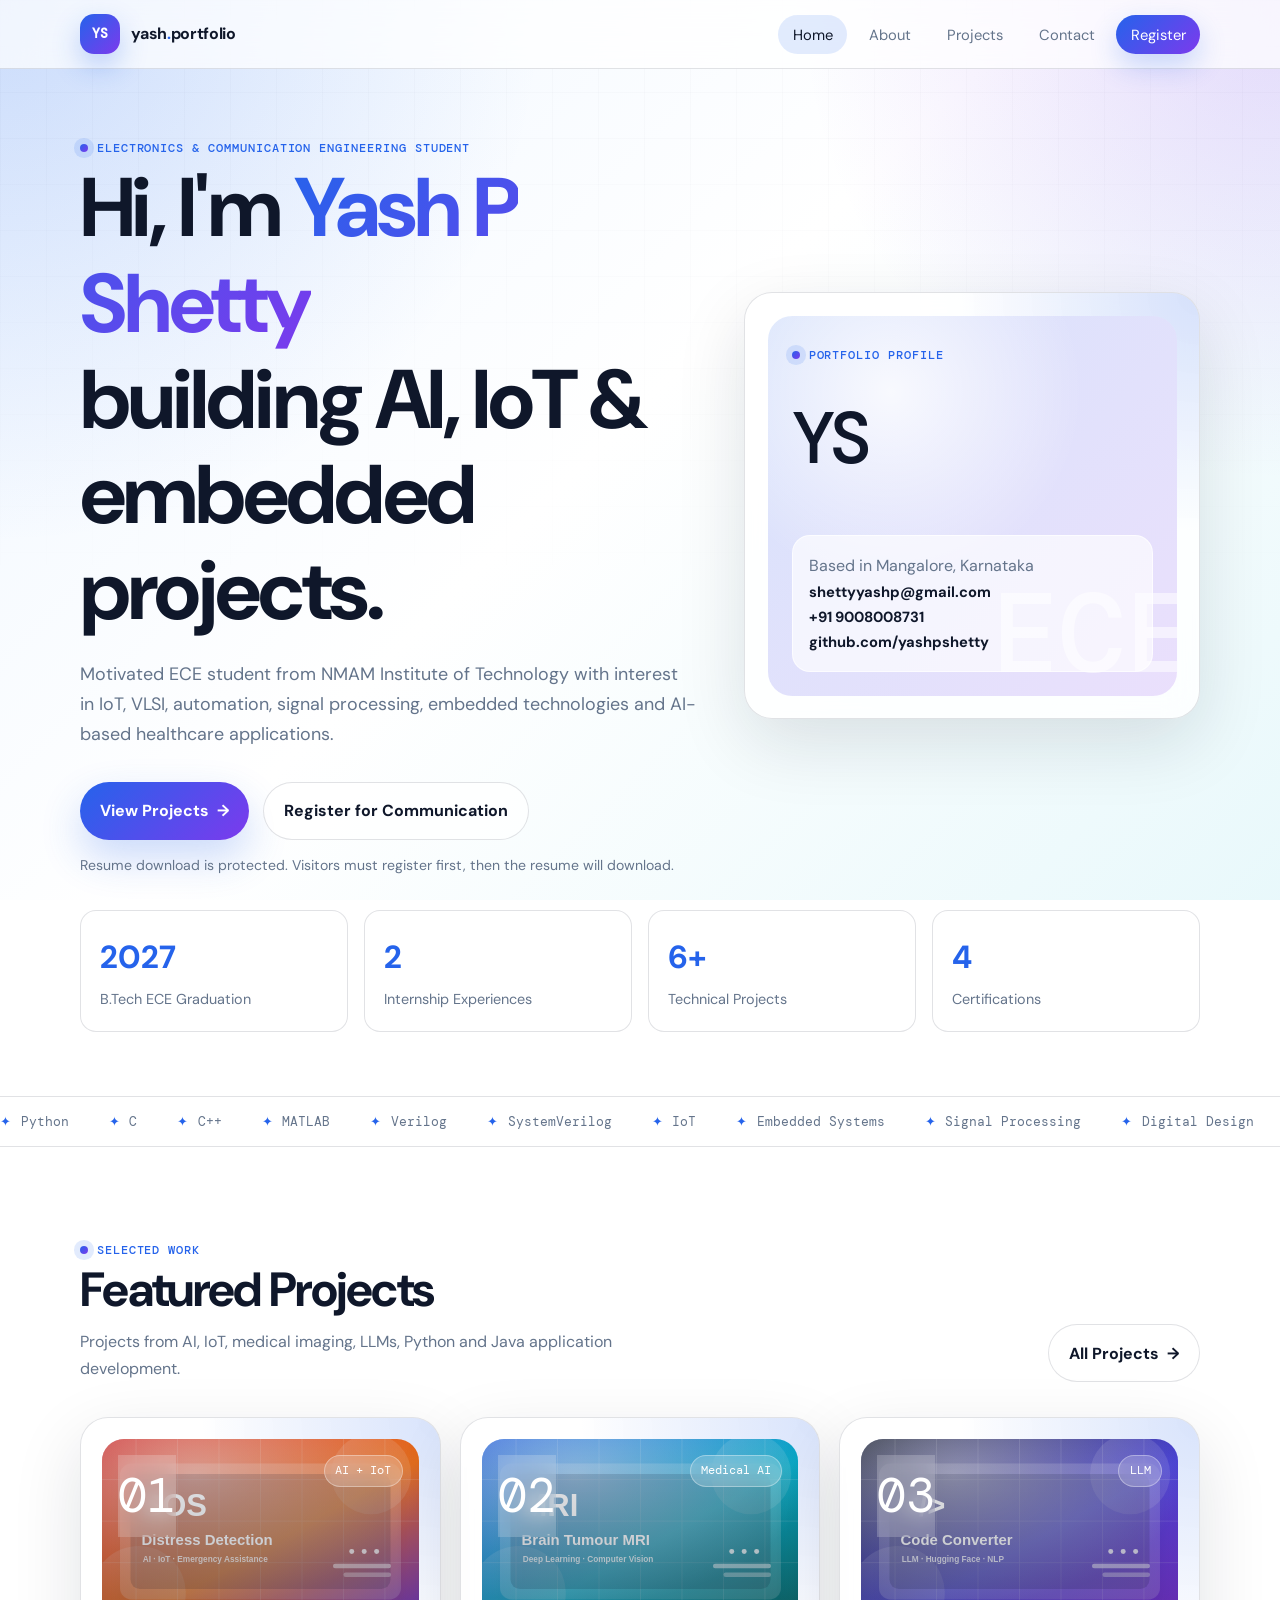
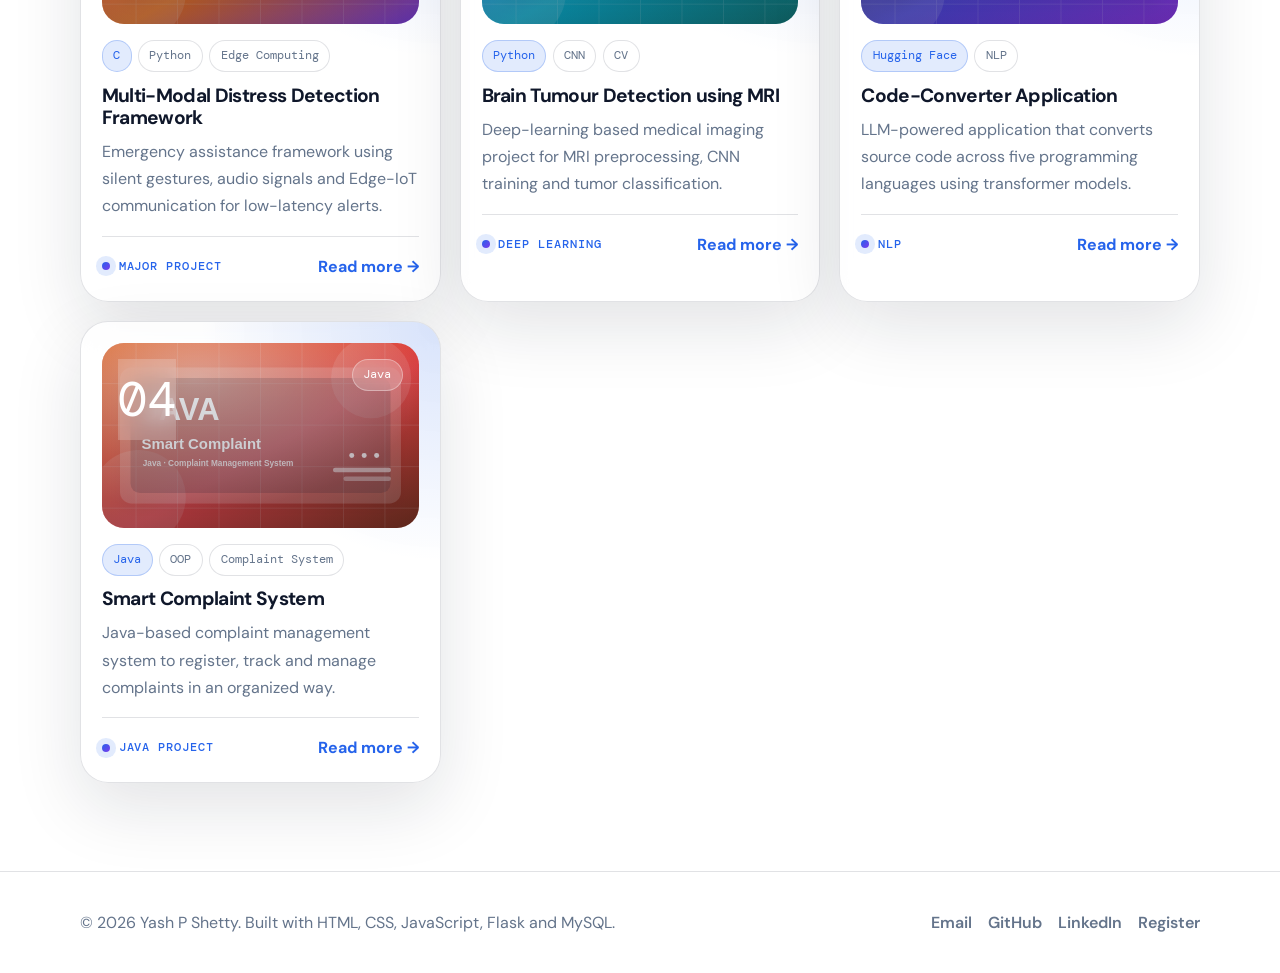
<file: templates/index.html>
<!DOCTYPE html>
<html lang="en">
<head>
  <meta charset="UTF-8" />
  <meta name="viewport" content="width=device-width, initial-scale=1.0" />
  <title>Yash P Shetty · ECE Portfolio</title>
  <link rel="stylesheet" href="style.css" />
</head>
<body class="home-page">
<nav class="navbar">
  <div class="nav-inner">
    <a class="nav-logo" href="index.html"><span class="logo-mark">YS</span><span>yash<span style="color:var(--primary)">.</span>portfolio</span></a>
    <ul class="nav-links">
      <li><a href="index.html" class="active">Home</a></li>
      <li><a href="about.html">About</a></li>
      <li><a href="projects.html">Projects</a></li>
      <li><a href="contact.html">Contact</a></li>
      <li><a href="register.html" class="nav-cta">Register</a></li>
    </ul>
  </div>
</nav>

<main>
  <section class="hero">
    <div class="container">
      <div class="hero-grid">
        <div class="hero-content reveal">
          <span class="label">Electronics & Communication Engineering Student</span>
          <h1>Hi, I'm <span>Yash P Shetty</span><br>building AI, IoT & embedded projects.</h1>
          <p class="hero-desc">Motivated ECE student from NMAM Institute of Technology with interest in IoT, VLSI, automation, signal processing, embedded technologies and AI-based healthcare applications.</p>
          <div class="hero-actions">
            <a href="projects.html" class="btn btn-primary">View Projects <span class="arrow">→</span></a>
            <a href="register.html" class="btn btn-outline">Register for Communication</a>
          </div>
          <p class="hero-note">Resume download is protected. Visitors must register first, then the resume will download.</p>
        </div>

        <div class="hero-panel reveal">
          <div class="profile-orb">
            <div>
              <span class="label">Portfolio Profile</span>
              <div class="profile-initials">YS</div>
            </div>
            <div class="contact-mini">
              <p>Based in Mangalore, Karnataka</p>
              <a href="mailto:shettyyashp@gmail.com">shettyyashp@gmail.com</a>
              <a href="tel:+919008008731">+91 9008008731</a>
              <a href="https://github.com/yashpshetty" target="_blank" rel="noreferrer">github.com/yashpshetty</a>
            </div>
          </div>
        </div>
      </div>

      <div class="stats-grid reveal">
        <div class="stat-card"><span class="stat-num">2027</span><span class="stat-label">B.Tech ECE Graduation</span></div>
        <div class="stat-card"><span class="stat-num">2</span><span class="stat-label">Internship Experiences</span></div>
        <div class="stat-card"><span class="stat-num">6+</span><span class="stat-label">Technical Projects</span></div>
        <div class="stat-card"><span class="stat-num">4</span><span class="stat-label">Certifications</span></div>
      </div>
    </div>
  </section>

  <div class="marquee-strip"><div class="marquee-track" id="track"></div></div>

  <section>
    <div class="container">
      <div class="section-header reveal">
        <div>
          <span class="label">Selected work</span>
          <h2>Featured Projects</h2>
          <p>Projects from AI, IoT, medical imaging, LLMs, Python and Java application development.</p>
        </div>
        <a href="projects.html" class="btn btn-outline">All Projects <span class="arrow">→</span></a>
      </div>

      <div class="featured-grid">
        <article class="project-card reveal">
          <div class="project-top"><img class="project-img" src="images/project_distress.svg" alt="Distress detection project image"><span class="project-number">01</span><span class="tag tag-primary">AI + IoT</span></div>
          <div class="project-body">
            <div class="project-tags"><span class="tag tag-primary">C</span><span class="tag">Python</span><span class="tag">Edge Computing</span></div>
            <h3>Multi-Modal Distress Detection Framework</h3>
            <p>Emergency assistance framework using silent gestures, audio signals and Edge-IoT communication for low-latency alerts.</p>
            <div class="project-footer"><span class="label">Major Project</span><a href="projects.html" class="project-link">Read more →</a></div>
          </div>
        </article>

        <article class="project-card reveal">
          <div class="project-top"><img class="project-img" src="images/project_brain.svg" alt="Brain tumour detection project image"><span class="project-number">02</span><span class="tag tag-primary">Medical AI</span></div>
          <div class="project-body">
            <div class="project-tags"><span class="tag tag-primary">Python</span><span class="tag">CNN</span><span class="tag">CV</span></div>
            <h3>Brain Tumour Detection using MRI</h3>
            <p>Deep-learning based medical imaging project for MRI preprocessing, CNN training and tumor classification.</p>
            <div class="project-footer"><span class="label">Deep Learning</span><a href="projects.html" class="project-link">Read more →</a></div>
          </div>
        </article>

        <article class="project-card reveal">
          <div class="project-top"><img class="project-img" src="images/project_code.svg" alt="Code converter project image"><span class="project-number">03</span><span class="tag tag-primary">LLM</span></div>
          <div class="project-body">
            <div class="project-tags"><span class="tag tag-primary">Hugging Face</span><span class="tag">NLP</span></div>
            <h3>Code-Converter Application</h3>
            <p>LLM-powered application that converts source code across five programming languages using transformer models.</p>
            <div class="project-footer"><span class="label">NLP</span><a href="projects.html" class="project-link">Read more →</a></div>
          </div>
        </article>


        <article class="project-card reveal">
          <div class="project-top"><img class="project-img" src="images/project_complaint.svg" alt="Smart complaint system project image"><span class="project-number">04</span><span class="tag tag-primary">Java</span></div>
          <div class="project-body">
            <div class="project-tags"><span class="tag tag-primary">Java</span><span class="tag">OOP</span><span class="tag">Complaint System</span></div>
            <h3>Smart Complaint System</h3>
            <p>Java-based complaint management system to register, track and manage complaints in an organized way.</p>
            <div class="project-footer"><span class="label">Java Project</span><a href="projects.html" class="project-link">Read more →</a></div>
          </div>
        </article>
      </div>
    </div>
  </section>
</main>

<footer>
  <div class="footer-inner">
    <p>© <span id="year"></span> Yash P Shetty. Built with HTML, CSS, JavaScript, Flask and MySQL.</p>
    <ul class="footer-links">
      <li><a href="mailto:shettyyashp@gmail.com">Email</a></li>
      <li><a href="https://github.com/yashpshetty" target="_blank" rel="noreferrer">GitHub</a></li>
      <li><a href="https://linkedin.com/in/yash-p-shetty-9a8aa0354" target="_blank" rel="noreferrer">LinkedIn</a></li>
      <li><a href="register.html">Register</a></li>
    </ul>
  </div>
</footer>
<script src="script.js"></script>
</body>
</html>
</file>
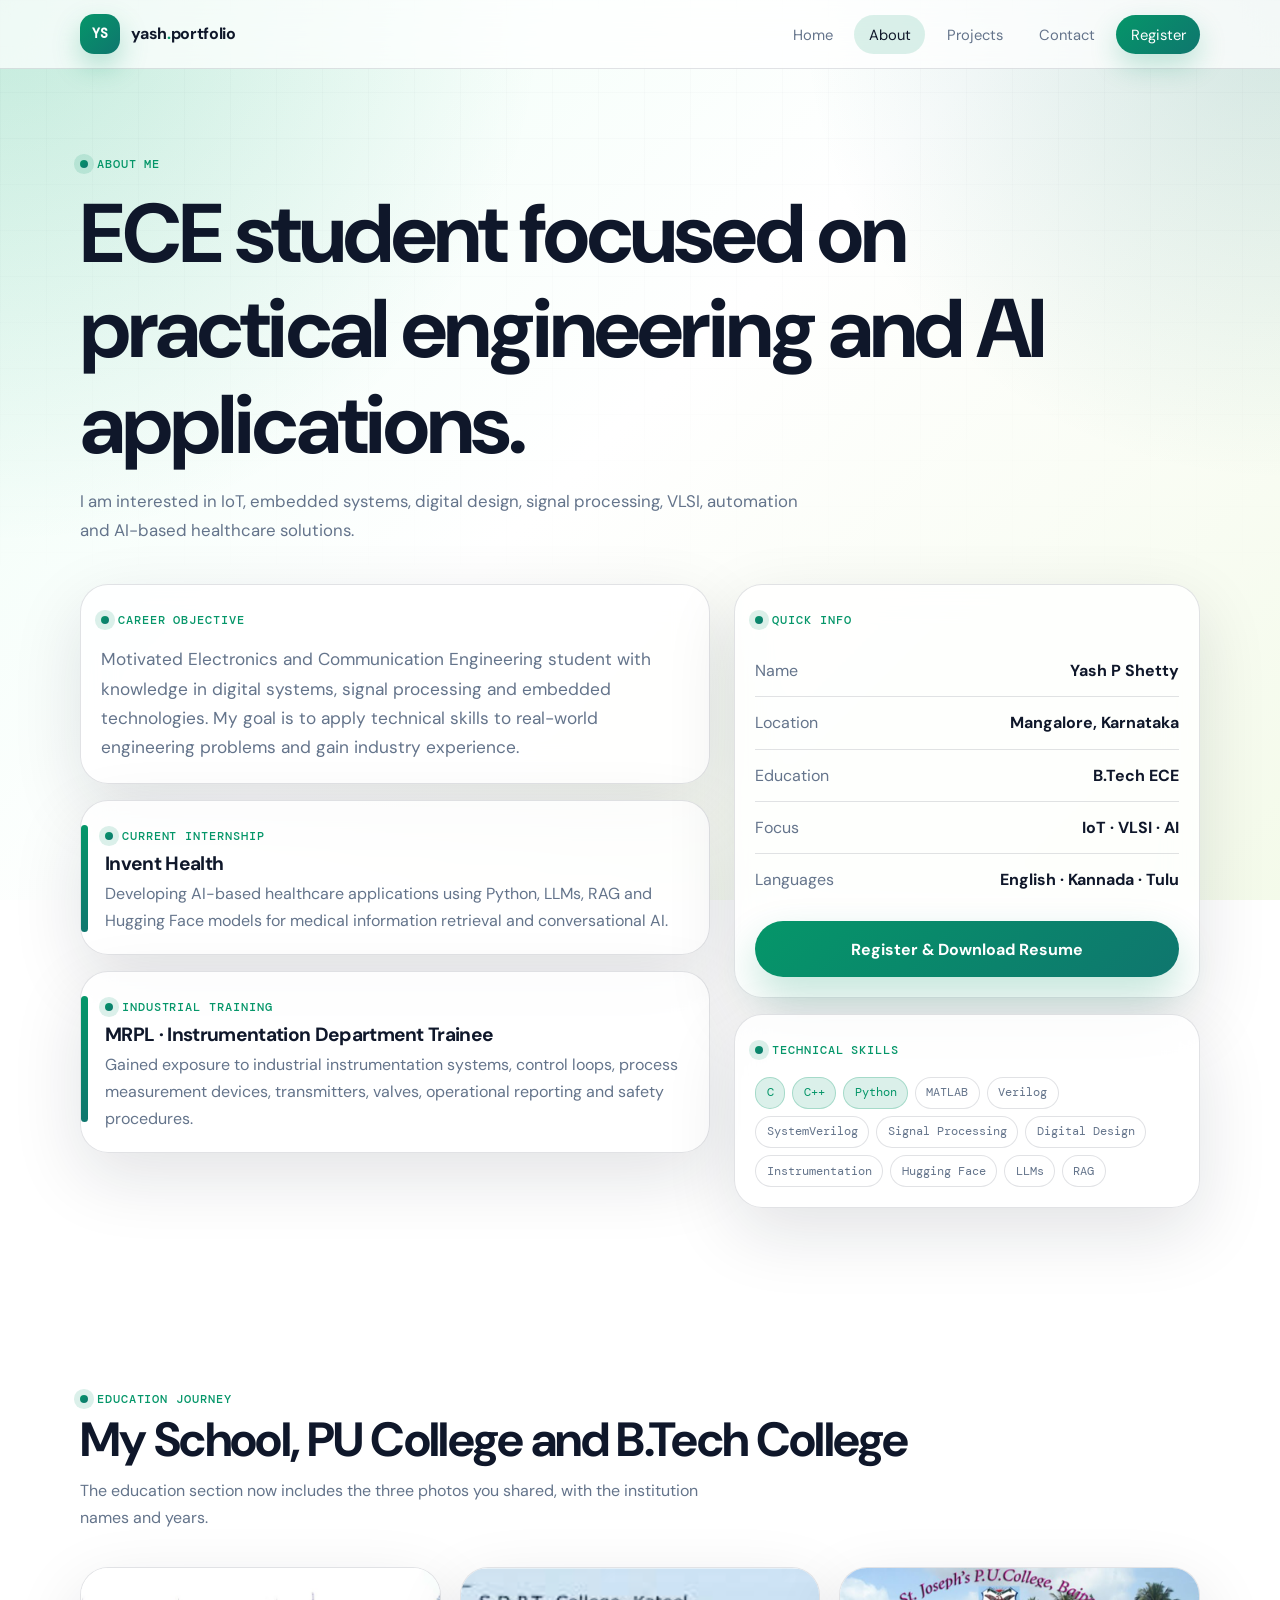
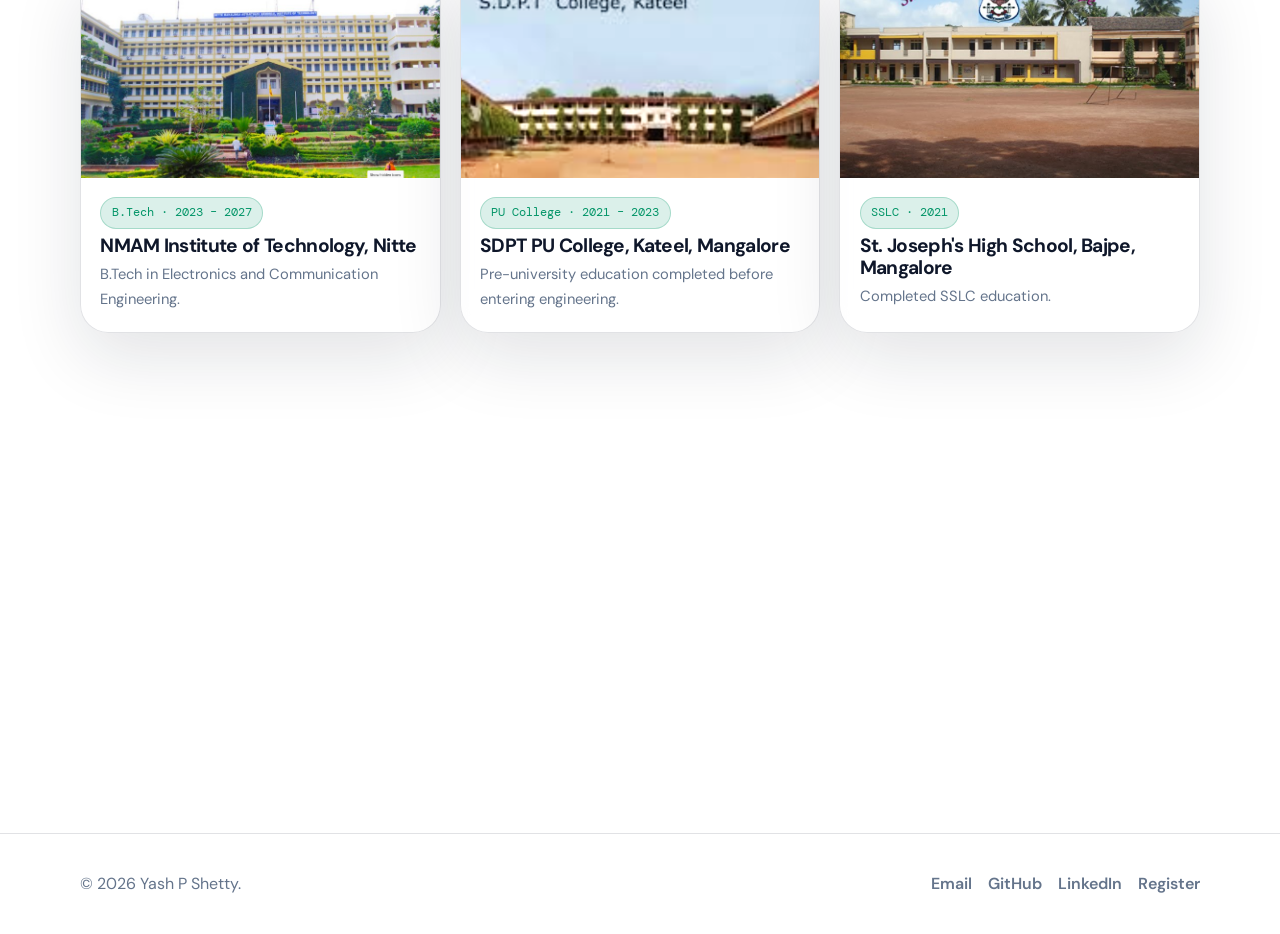
<file: templates/about.html>
<!DOCTYPE html>
<html lang="en">
<head>
  <meta charset="UTF-8" />
  <meta name="viewport" content="width=device-width, initial-scale=1.0" />
  <title>About · Yash P Shetty</title>
  <link rel="stylesheet" href="style.css" />
</head>
<body class="about-page">
<nav class="navbar">
  <div class="nav-inner">
    <a class="nav-logo" href="index.html"><span class="logo-mark">YS</span><span>yash<span style="color:var(--primary)">.</span>portfolio</span></a>
    <ul class="nav-links">
      <li><a href="index.html">Home</a></li>
      <li><a href="about.html" class="active">About</a></li>
      <li><a href="projects.html">Projects</a></li>
      <li><a href="contact.html">Contact</a></li>
      <li><a href="register.html" class="nav-cta">Register</a></li>
    </ul>
  </div>
</nav>

<main>
  <div class="page-intro">
    <div class="container reveal">
      <span class="label">About me</span>
      <h1>ECE student focused on practical engineering and AI applications.</h1>
      <p>I am interested in IoT, embedded systems, digital design, signal processing, VLSI, automation and AI-based healthcare solutions.</p>
    </div>
  </div>

  <section style="padding-top:0;">
    <div class="container">
      <div class="about-grid">
        <div class="about-text reveal">
          <div class="info-card">
            <span class="label">Career Objective</span>
            <p class="about-lead" style="margin-top:.8rem;">Motivated Electronics and Communication Engineering student with knowledge in digital systems, signal processing and embedded technologies. My goal is to apply technical skills to real-world engineering problems and gain industry experience.</p>
          </div>

          <div class="timeline">
            <div class="timeline-card reveal">
              <span class="label">Current Internship</span>
              <h3>Invent Health</h3>
              <p>Developing AI-based healthcare applications using Python, LLMs, RAG and Hugging Face models for medical information retrieval and conversational AI.</p>
            </div>
            <div class="timeline-card reveal">
              <span class="label">Industrial Training</span>
              <h3>MRPL · Instrumentation Department Trainee</h3>
              <p>Gained exposure to industrial instrumentation systems, control loops, process measurement devices, transmitters, valves, operational reporting and safety procedures.</p>
            </div>
          </div>
        </div>

        <aside class="side-panel reveal">
          <div class="info-card">
            <span class="label">Quick Info</span>
            <div style="margin-top:.8rem;">
              <div class="info-row"><span>Name</span><span>Yash P Shetty</span></div>
              <div class="info-row"><span>Location</span><span>Mangalore, Karnataka</span></div>
              <div class="info-row"><span>Education</span><span>B.Tech ECE</span></div>
              <div class="info-row"><span>Focus</span><span>IoT · VLSI · AI</span></div>
              <div class="info-row"><span>Languages</span><span>English · Kannada · Tulu</span></div>
            </div>
            <a class="btn btn-primary" href="register.html" style="width:100%; margin-top:1rem;">Register & Download Resume</a>
          </div>

          <div class="skill-card">
            <span class="label">Technical Skills</span>
            <div class="skills-list">
              <span class="tag tag-primary">C</span><span class="tag tag-primary">C++</span><span class="tag tag-primary">Python</span>
              <span class="tag">MATLAB</span><span class="tag">Verilog</span><span class="tag">SystemVerilog</span>
              <span class="tag">Signal Processing</span><span class="tag">Digital Design</span><span class="tag">Instrumentation</span>
              <span class="tag">Hugging Face</span><span class="tag">LLMs</span><span class="tag">RAG</span>
            </div>
          </div>
        </aside>
      </div>
    </div>
  </section>

  <section>
    <div class="container">
      <div class="section-header reveal">
        <div>
          <span class="label">Education Journey</span>
          <h2>My School, PU College and B.Tech College</h2>
          <p>The education section now includes the three photos you shared, with the institution names and years.</p>
        </div>
      </div>

      <div class="education-grid">
        <article class="education-card reveal">
          <div class="edu-image"><img src="images/nmamit.png" alt="NMAM Institute of Technology campus photo"></div>
          <div class="edu-body">
            <span class="tag tag-primary">B.Tech · 2023 – 2027</span>
            <h3>NMAM Institute of Technology, Nitte</h3>
            <p>B.Tech in Electronics and Communication Engineering.</p>
          </div>
        </article>

        <article class="education-card reveal">
          <div class="edu-image"><img src="images/pu_college.png" alt="SDPT PU College Kateel photo"></div>
          <div class="edu-body">
            <span class="tag tag-primary">PU College · 2021 – 2023</span>
            <h3>SDPT PU College, Kateel, Mangalore</h3>
            <p>Pre-university education completed before entering engineering.</p>
          </div>
        </article>

        <article class="education-card reveal">
          <div class="edu-image"><img src="images/school_photo.png" alt="St. Joseph's High School Bajpe photo"></div>
          <div class="edu-body">
            <span class="tag tag-primary">SSLC · 2021</span>
            <h3>St. Joseph's High School, Bajpe, Mangalore</h3>
            <p>Completed SSLC education.</p>
          </div>
        </article>
      </div>
    </div>
  </section>

  <section>
    <div class="container">
      <div class="section-header reveal">
        <div>
          <span class="label">Certifications</span>
          <h2>Learning & Certifications</h2>
        </div>
      </div>
      <div class="skills-grid">
        <div class="skill-card reveal"><h3>AINNOVATION 2025</h3><p>Applied AI Learning by Microsoft.</p></div>
        <div class="skill-card reveal"><h3>Microsoft Azure Learning</h3><p>Cloud and Azure learning through AINNOVATION 2025.</p></div>
        <div class="skill-card reveal"><h3>MATLAB On-Ramp</h3><p>MATLAB for Signal Processing.</p></div>
      </div>
    </div>
  </section>
</main>

<footer>
  <div class="footer-inner">
    <p>© <span id="year"></span> Yash P Shetty.</p>
    <ul class="footer-links">
      <li><a href="mailto:shettyyashp@gmail.com">Email</a></li>
      <li><a href="https://github.com/yashpshetty" target="_blank" rel="noreferrer">GitHub</a></li>
      <li><a href="https://linkedin.com/in/yash-p-shetty-9a8aa0354" target="_blank" rel="noreferrer">LinkedIn</a></li>
      <li><a href="register.html">Register</a></li>
    </ul>
  </div>
</footer>
<script src="script.js"></script>
</body>
</html>
</file>
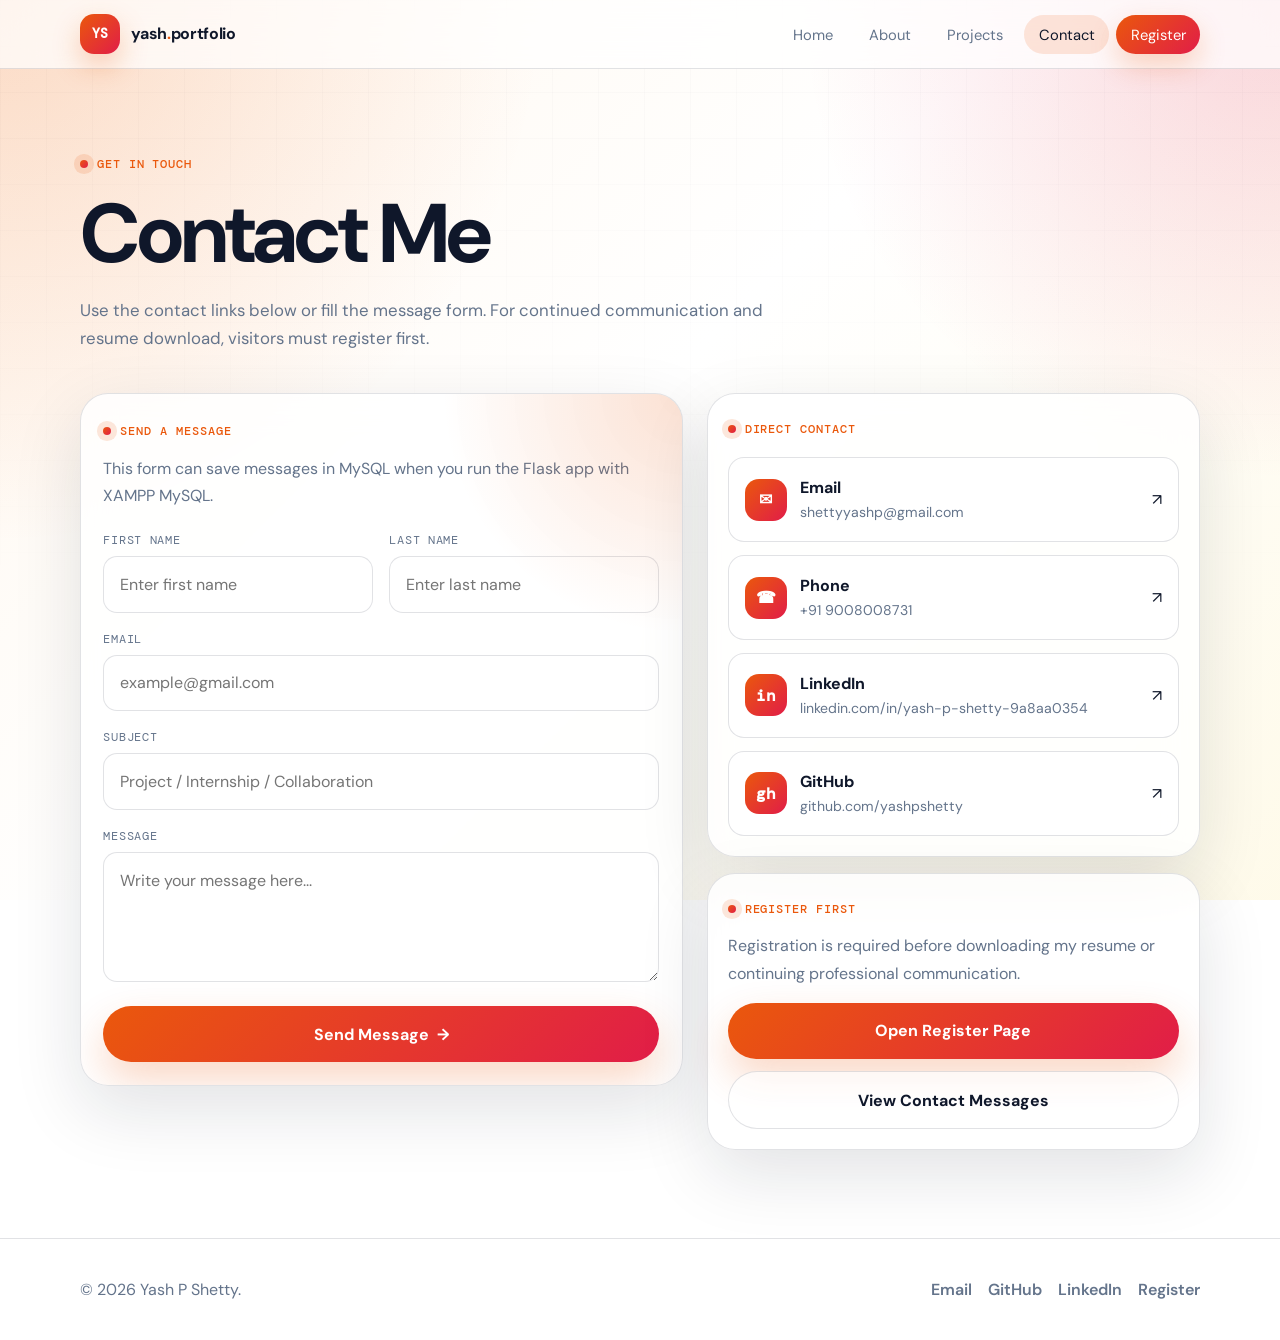
<file: templates/contact.html>
<!DOCTYPE html>
<html lang="en">
<head>
  <meta charset="UTF-8" />
  <meta name="viewport" content="width=device-width, initial-scale=1.0" />
  <title>Contact · Yash P Shetty</title>
  <link rel="stylesheet" href="style.css" />
</head>
<body class="contact-page">
<nav class="navbar">
  <div class="nav-inner">
    <a class="nav-logo" href="index.html"><span class="logo-mark">YS</span><span>yash<span style="color:var(--primary)">.</span>portfolio</span></a>
    <ul class="nav-links">
      <li><a href="index.html">Home</a></li>
      <li><a href="about.html">About</a></li>
      <li><a href="projects.html">Projects</a></li>
      <li><a href="contact.html" class="active">Contact</a></li>
      <li><a href="register.html" class="nav-cta">Register</a></li>
    </ul>
  </div>
</nav>

<main>
  <div class="page-intro">
    <div class="container reveal">
      <span class="label">Get in touch</span>
      <h1>Contact Me</h1>
      <p>Use the contact links below or fill the message form. For continued communication and resume download, visitors must register first.</p>
    </div>
  </div>

  <section style="padding-top:0;">
    <div class="container">
      <div class="contact-grid">
        <div class="form-card reveal">
          <span class="label">Send a Message</span>
          <p style="margin:.7rem 0 1.3rem;">This form can save messages in MySQL when you run the Flask app with XAMPP MySQL.</p>
          <form id="contactForm" action="/contact" method="POST">
            <div class="form-grid">
              <div class="form-group"><label class="form-label" for="fname">First Name</label><input class="form-control" id="fname" name="fname" type="text" placeholder="Enter first name" required></div>
              <div class="form-group"><label class="form-label" for="lname">Last Name</label><input class="form-control" id="lname" name="lname" type="text" placeholder="Enter last name"></div>
              <div class="form-group full"><label class="form-label" for="email">Email</label><input class="form-control" id="email" name="email" type="email" placeholder="example@gmail.com" required></div>
              <div class="form-group full"><label class="form-label" for="subject">Subject</label><input class="form-control" id="subject" name="subject" type="text" placeholder="Project / Internship / Collaboration" required></div>
              <div class="form-group full"><label class="form-label" for="message">Message</label><textarea class="form-control" id="message" name="message" placeholder="Write your message here..." required></textarea></div>
            </div>
            <button class="btn btn-primary submit-btn" type="submit">Send Message <span class="arrow">→</span></button>
          </form>
        </div>

        <aside class="side-panel reveal">
          <div class="info-card">
            <span class="label">Direct Contact</span>
            <div class="contact-links-card" style="margin-top:1rem;">
              <a href="mailto:shettyyashp@gmail.com" class="clink-row"><div class="clink-left"><span class="clink-icon">✉</span><div class="clink-info"><p>Email</p><p>shettyyashp@gmail.com</p></div></div><span>↗</span></a>
              <a href="tel:+919008008731" class="clink-row"><div class="clink-left"><span class="clink-icon">☎</span><div class="clink-info"><p>Phone</p><p>+91 9008008731</p></div></div><span>↗</span></a>
              <a href="https://linkedin.com/in/yash-p-shetty-9a8aa0354" target="_blank" rel="noreferrer" class="clink-row"><div class="clink-left"><span class="clink-icon">in</span><div class="clink-info"><p>LinkedIn</p><p>linkedin.com/in/yash-p-shetty-9a8aa0354</p></div></div><span>↗</span></a>
              <a href="https://github.com/yashpshetty" target="_blank" rel="noreferrer" class="clink-row"><div class="clink-left"><span class="clink-icon">gh</span><div class="clink-info"><p>GitHub</p><p>github.com/yashpshetty</p></div></div><span>↗</span></a>
            </div>
          </div>

          <div class="info-card">
            <span class="label">Register First</span>
            <p style="margin:.7rem 0 1rem;">Registration is required before downloading my resume or continuing professional communication.</p>
            <a class="btn btn-primary" href="register.html" style="width:100%;">Open Register Page</a>
            <a class="btn btn-outline" href="/admin/contact-messages" style="width:100%; margin-top:.8rem;">View Contact Messages</a>
          </div>
        </aside>
      </div>
    </div>
  </section>
</main>

<footer>
  <div class="footer-inner">
    <p>© <span id="year"></span> Yash P Shetty.</p>
    <ul class="footer-links">
      <li><a href="mailto:shettyyashp@gmail.com">Email</a></li>
      <li><a href="https://github.com/yashpshetty" target="_blank" rel="noreferrer">GitHub</a></li>
      <li><a href="https://linkedin.com/in/yash-p-shetty-9a8aa0354" target="_blank" rel="noreferrer">LinkedIn</a></li>
      <li><a href="register.html">Register</a></li>
    </ul>
  </div>
</footer>
<script src="script.js"></script>
</body>
</html>
</file>
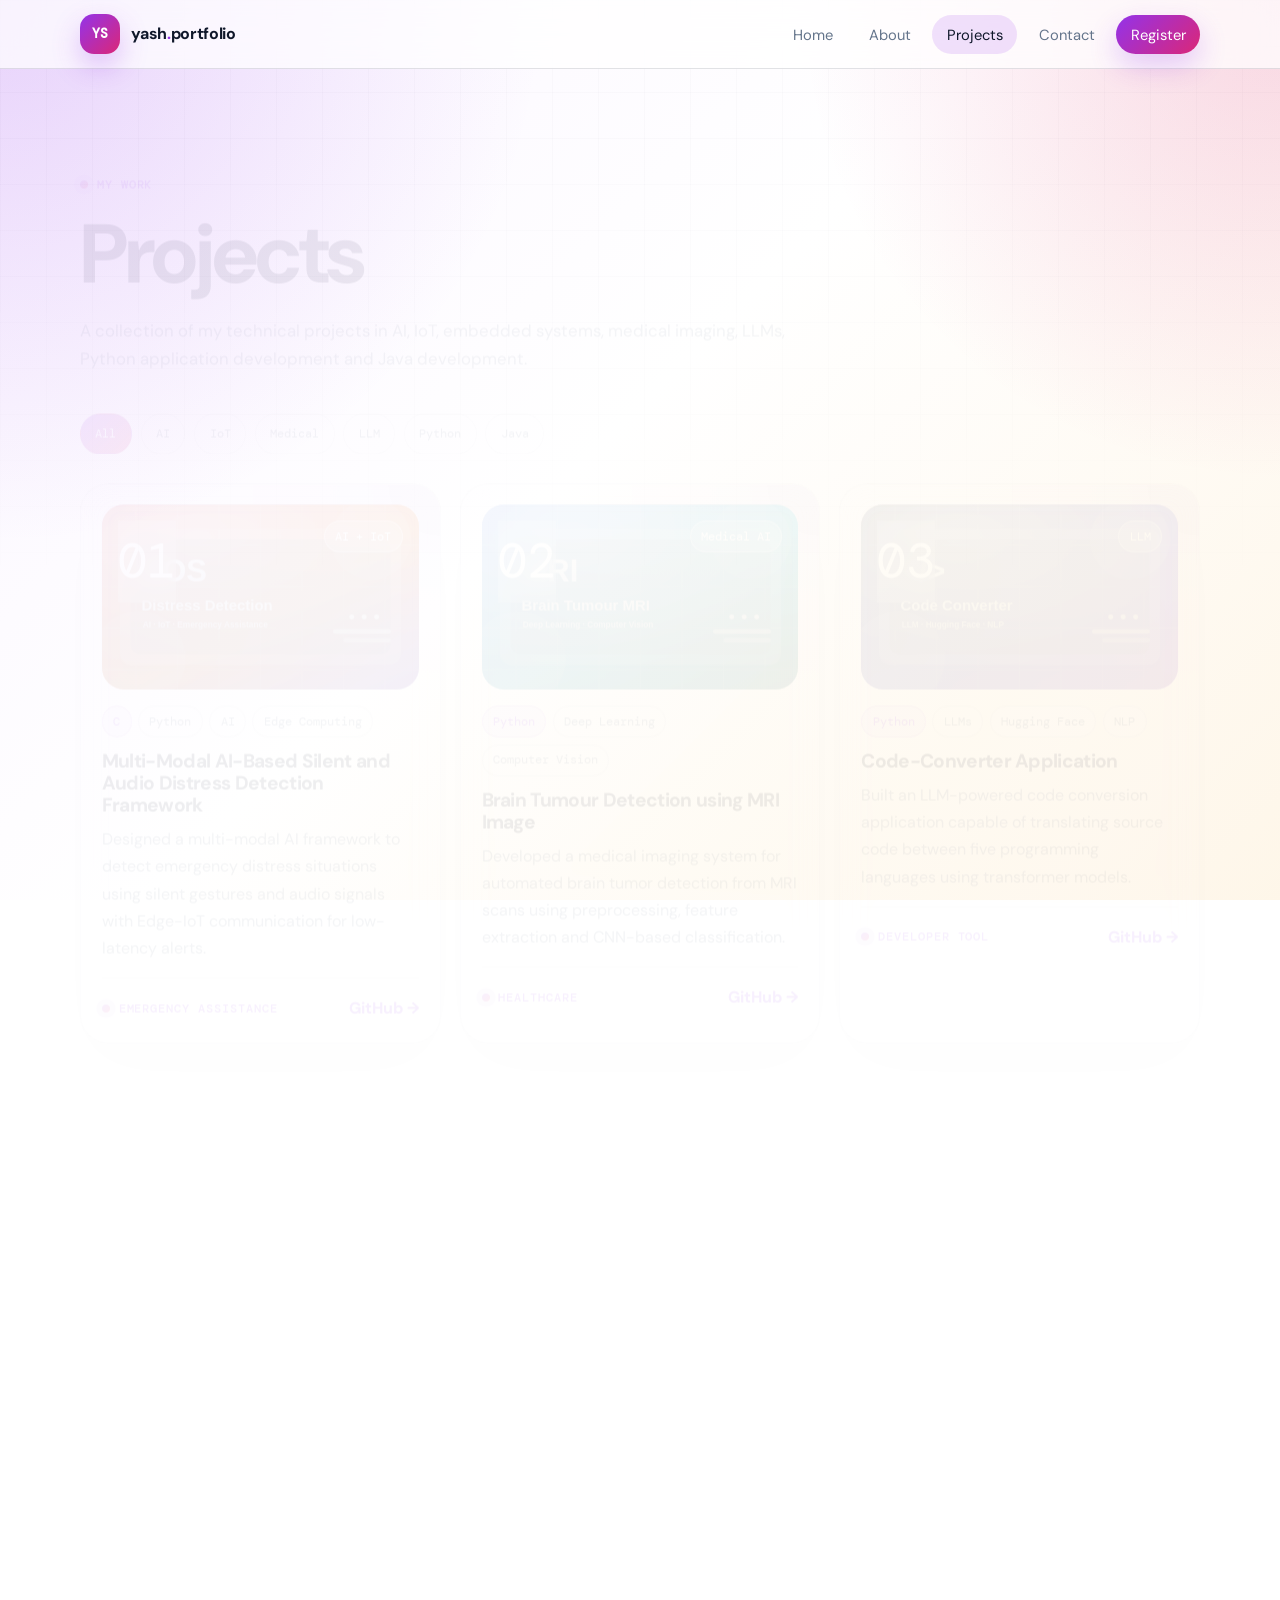
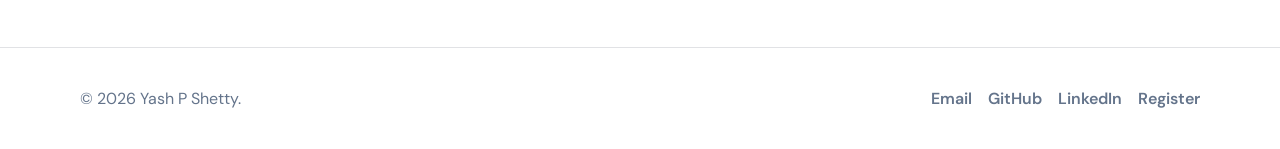
<file: templates/project.html>
<!DOCTYPE html>
<html lang="en">
<head>
  <meta charset="UTF-8">
  <meta http-equiv="refresh" content="0; url=projects.html">
  <title>Redirecting...</title>
</head>
<body>
  <p>Redirecting to <a href="projects.html">projects.html</a>...</p>
</body>
</html>
</file>
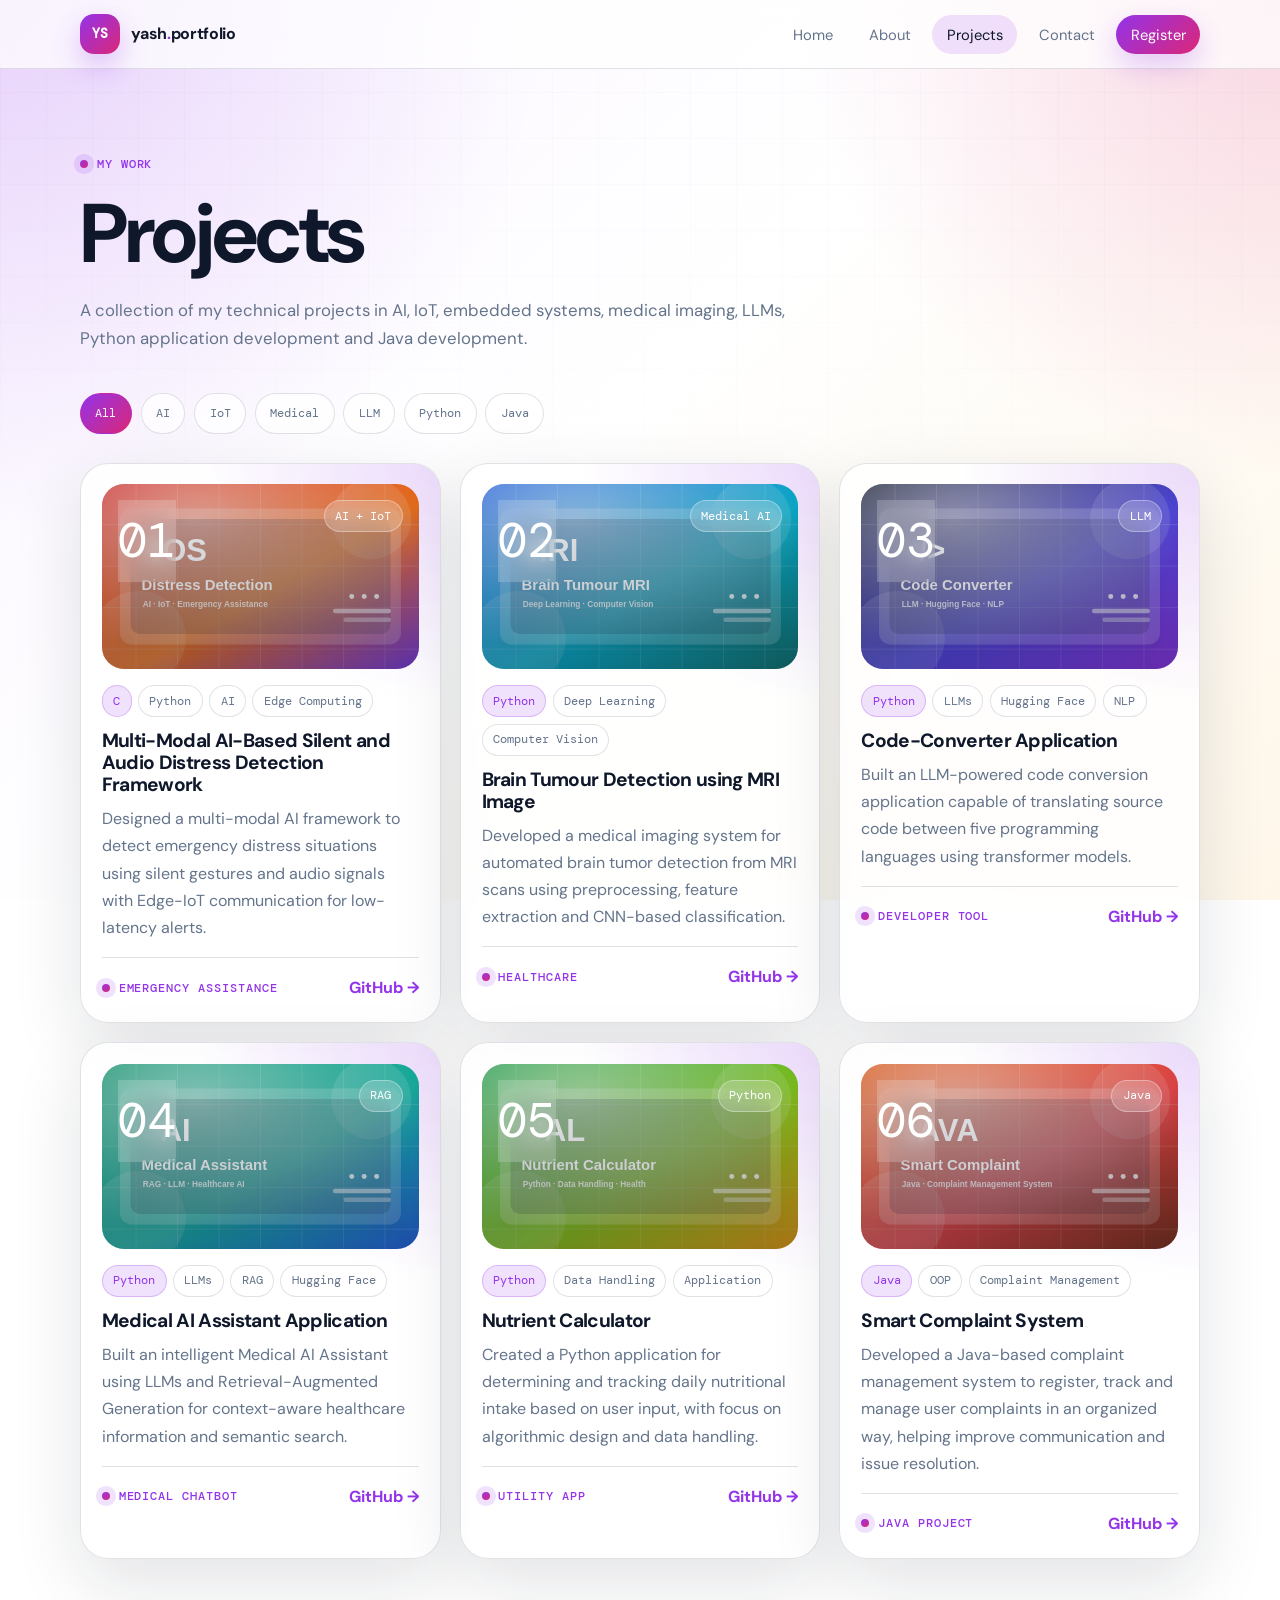
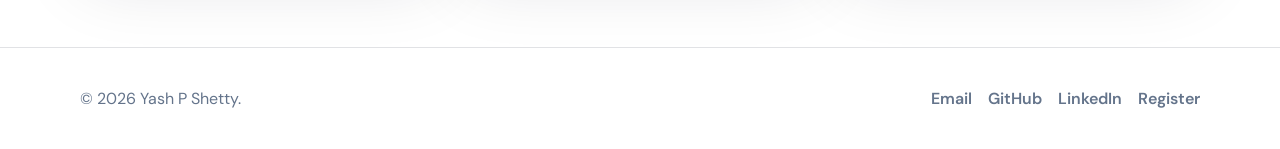
<file: templates/projects.html>
<!DOCTYPE html>
<html lang="en">
<head>
  <meta charset="UTF-8" />
  <meta name="viewport" content="width=device-width, initial-scale=1.0" />
  <title>Projects · Yash P Shetty</title>
  <link rel="stylesheet" href="style.css" />
</head>
<body class="projects-page">
<nav class="navbar">
  <div class="nav-inner">
    <a class="nav-logo" href="index.html"><span class="logo-mark">YS</span><span>yash<span style="color:var(--primary)">.</span>portfolio</span></a>
    <ul class="nav-links">
      <li><a href="index.html">Home</a></li>
      <li><a href="about.html">About</a></li>
      <li><a href="projects.html" class="active">Projects</a></li>
      <li><a href="contact.html">Contact</a></li>
      <li><a href="register.html" class="nav-cta">Register</a></li>
    </ul>
  </div>
</nav>

<main>
  <div class="page-intro">
    <div class="container reveal">
      <span class="label">My Work</span>
      <h1>Projects</h1>
      <p>A collection of my technical projects in AI, IoT, embedded systems, medical imaging, LLMs, Python application development and Java development.</p>
    </div>
  </div>

  <section style="padding-top:0;">
    <div class="container">
      <div class="filters reveal">
        <button class="filter-btn active" data-filter="all">All</button>
        <button class="filter-btn" data-filter="ai">AI</button>
        <button class="filter-btn" data-filter="iot">IoT</button>
        <button class="filter-btn" data-filter="medical">Medical</button>
        <button class="filter-btn" data-filter="llm">LLM</button>
        <button class="filter-btn" data-filter="python">Python</button>
        <button class="filter-btn" data-filter="java">Java</button>
      </div>

      <div class="projects-grid">
        <article class="project-card reveal" data-categories="ai iot embedded">
          <div class="project-top">
            <img class="project-img" src="images/project_distress.svg" alt="AI and IoT distress detection project image">
            <span class="project-number">01</span><span class="tag tag-primary">AI + IoT</span>
          </div>
          <div class="project-body">
            <div class="project-tags"><span class="tag tag-primary">C</span><span class="tag">Python</span><span class="tag">AI</span><span class="tag">Edge Computing</span></div>
            <h3>Multi-Modal AI-Based Silent and Audio Distress Detection Framework</h3>
            <p>Designed a multi-modal AI framework to detect emergency distress situations using silent gestures and audio signals with Edge-IoT communication for low-latency alerts.</p>
            <div class="project-footer"><span class="label">Emergency Assistance</span><a href="https://github.com/yashpshetty" target="_blank" rel="noreferrer" class="project-link">GitHub →</a></div>
          </div>
        </article>

        <article class="project-card reveal" data-categories="ai medical python">
          <div class="project-top">
            <img class="project-img" src="images/project_brain.svg" alt="Brain tumour detection MRI project image">
            <span class="project-number">02</span><span class="tag tag-primary">Medical AI</span>
          </div>
          <div class="project-body">
            <div class="project-tags"><span class="tag tag-primary">Python</span><span class="tag">Deep Learning</span><span class="tag">Computer Vision</span></div>
            <h3>Brain Tumour Detection using MRI Image</h3>
            <p>Developed a medical imaging system for automated brain tumor detection from MRI scans using preprocessing, feature extraction and CNN-based classification.</p>
            <div class="project-footer"><span class="label">Healthcare</span><a href="https://github.com/yashpshetty" target="_blank" rel="noreferrer" class="project-link">GitHub →</a></div>
          </div>
        </article>

        <article class="project-card reveal" data-categories="llm python ai">
          <div class="project-top">
            <img class="project-img" src="images/project_code.svg" alt="LLM code converter project image">
            <span class="project-number">03</span><span class="tag tag-primary">LLM</span>
          </div>
          <div class="project-body">
            <div class="project-tags"><span class="tag tag-primary">Python</span><span class="tag">LLMs</span><span class="tag">Hugging Face</span><span class="tag">NLP</span></div>
            <h3>Code-Converter Application</h3>
            <p>Built an LLM-powered code conversion application capable of translating source code between five programming languages using transformer models.</p>
            <div class="project-footer"><span class="label">Developer Tool</span><a href="https://github.com/yashpshetty" target="_blank" rel="noreferrer" class="project-link">GitHub →</a></div>
          </div>
        </article>

        <article class="project-card reveal" data-categories="llm medical ai python">
          <div class="project-top">
            <img class="project-img" src="images/project_medical.svg" alt="Medical AI assistant project image">
            <span class="project-number">04</span><span class="tag tag-primary">RAG</span>
          </div>
          <div class="project-body">
            <div class="project-tags"><span class="tag tag-primary">Python</span><span class="tag">LLMs</span><span class="tag">RAG</span><span class="tag">Hugging Face</span></div>
            <h3>Medical AI Assistant Application</h3>
            <p>Built an intelligent Medical AI Assistant using LLMs and Retrieval-Augmented Generation for context-aware healthcare information and semantic search.</p>
            <div class="project-footer"><span class="label">Medical Chatbot</span><a href="https://github.com/yashpshetty" target="_blank" rel="noreferrer" class="project-link">GitHub →</a></div>
          </div>
        </article>

        <article class="project-card reveal" data-categories="python">
          <div class="project-top">
            <img class="project-img" src="images/project_nutrient.svg" alt="Nutrient calculator project image">
            <span class="project-number">05</span><span class="tag tag-primary">Python</span>
          </div>
          <div class="project-body">
            <div class="project-tags"><span class="tag tag-primary">Python</span><span class="tag">Data Handling</span><span class="tag">Application</span></div>
            <h3>Nutrient Calculator</h3>
            <p>Created a Python application for determining and tracking daily nutritional intake based on user input, with focus on algorithmic design and data handling.</p>
            <div class="project-footer"><span class="label">Utility App</span><a href="https://github.com/yashpshetty" target="_blank" rel="noreferrer" class="project-link">GitHub →</a></div>
          </div>
        </article>

        <article class="project-card reveal" data-categories="java">
          <div class="project-top">
            <img class="project-img" src="images/project_complaint.svg" alt="Smart complaint system Java project image">
            <span class="project-number">06</span><span class="tag tag-primary">Java</span>
          </div>
          <div class="project-body">
            <div class="project-tags"><span class="tag tag-primary">Java</span><span class="tag">OOP</span><span class="tag">Complaint Management</span></div>
            <h3>Smart Complaint System</h3>
            <p>Developed a Java-based complaint management system to register, track and manage user complaints in an organized way, helping improve communication and issue resolution.</p>
            <div class="project-footer"><span class="label">Java Project</span><a href="https://github.com/yashpshetty" target="_blank" rel="noreferrer" class="project-link">GitHub →</a></div>
          </div>
        </article>
      </div>
    </div>
  </section>
</main>

<footer>
  <div class="footer-inner">
    <p>© <span id="year"></span> Yash P Shetty.</p>
    <ul class="footer-links">
      <li><a href="mailto:shettyyashp@gmail.com">Email</a></li>
      <li><a href="https://github.com/yashpshetty" target="_blank" rel="noreferrer">GitHub</a></li>
      <li><a href="https://linkedin.com/in/yash-p-shetty-9a8aa0354" target="_blank" rel="noreferrer">LinkedIn</a></li>
      <li><a href="register.html">Register</a></li>
    </ul>
  </div>
</footer>
<script src="script.js"></script>
</body>
</html>
</file>
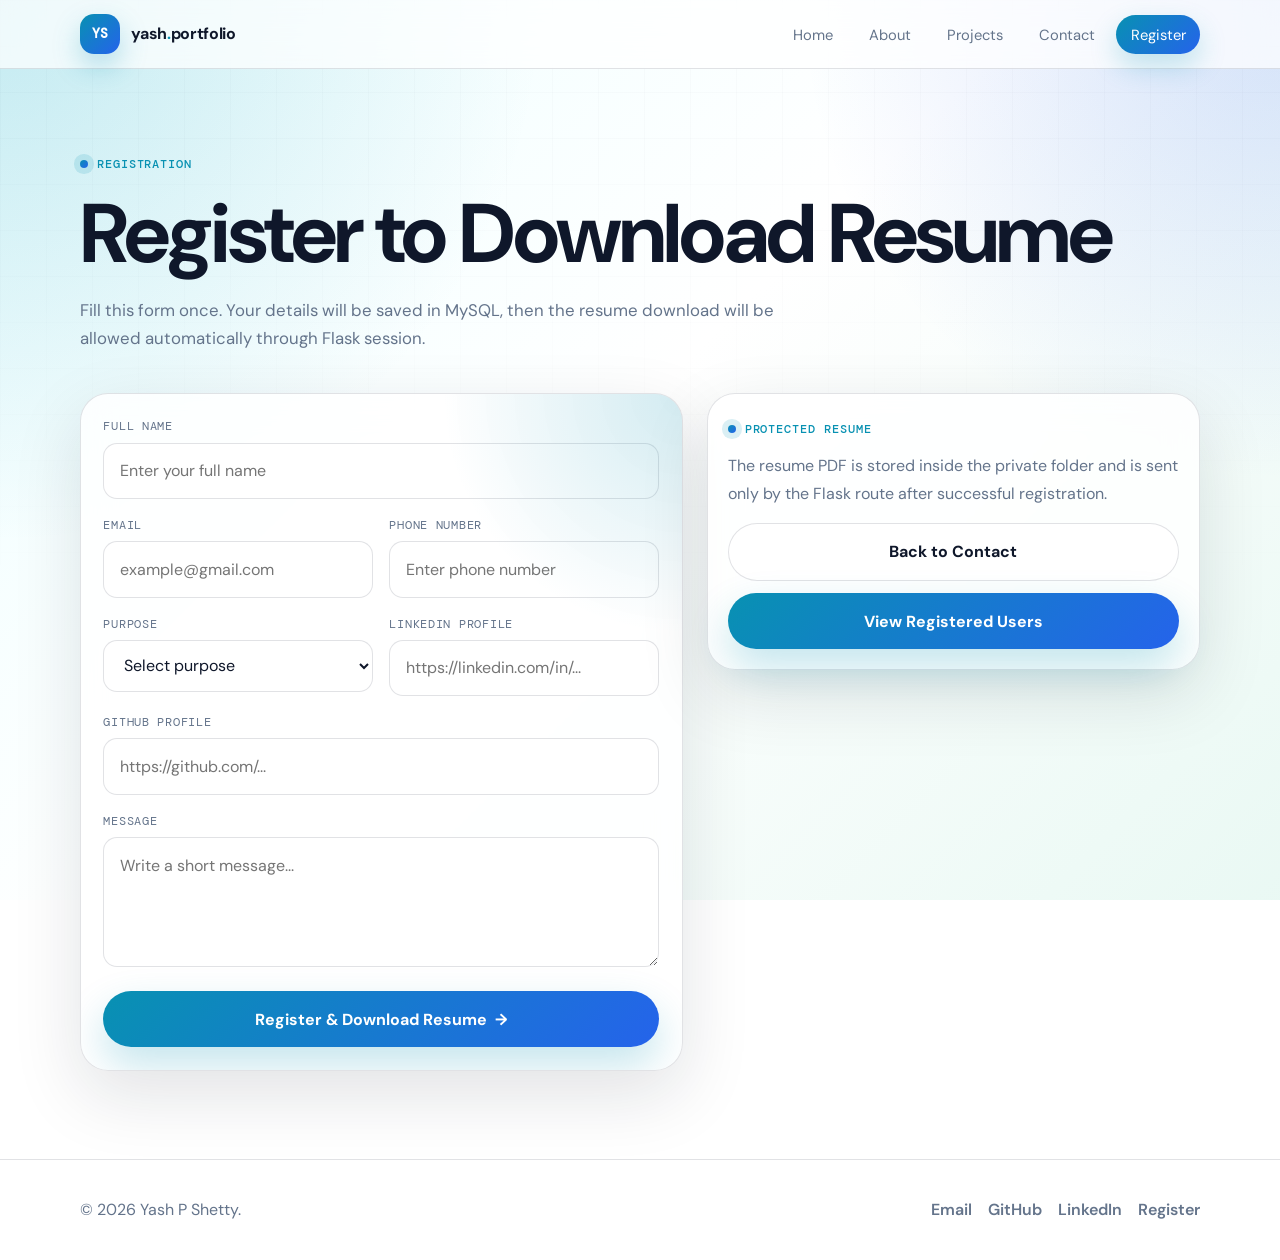
<file: templates/register.html>
<!DOCTYPE html>
<html lang="en">
<head>
  <meta charset="UTF-8" />
  <meta name="viewport" content="width=device-width, initial-scale=1.0" />
  <title>Register · Yash P Shetty</title>
  <link rel="stylesheet" href="style.css" />
</head>
<body class="register-page">
<nav class="navbar">
  <div class="nav-inner">
    <a class="nav-logo" href="index.html"><span class="logo-mark">YS</span><span>yash<span style="color:var(--primary)">.</span>portfolio</span></a>
    <ul class="nav-links">
      <li><a href="index.html">Home</a></li>
      <li><a href="about.html">About</a></li>
      <li><a href="projects.html">Projects</a></li>
      <li><a href="contact.html">Contact</a></li>
      <li><a href="register.html" class="nav-cta active">Register</a></li>
    </ul>
  </div>
</nav>

<main>
  <div class="page-intro">
    <div class="container reveal">
      <span class="label">Registration</span>
      <h1>Register to Download Resume</h1>
      <p>Fill this form once. Your details will be saved in MySQL, then the resume download will be allowed automatically through Flask session.</p>
    </div>
  </div>

  <section style="padding-top:0;">
    <div class="container">
      <div class="register-grid">
        <div class="form-card reveal">
          <form id="registerForm" action="/register" method="POST">
            <div class="form-grid">
              <div class="form-group full"><label class="form-label" for="full_name">Full Name</label><input class="form-control" id="full_name" name="full_name" type="text" placeholder="Enter your full name" required></div>
              <div class="form-group"><label class="form-label" for="email">Email</label><input class="form-control" id="email" name="email" type="email" placeholder="example@gmail.com" required></div>
              <div class="form-group"><label class="form-label" for="phone">Phone Number</label><input class="form-control" id="phone" name="phone" type="tel" placeholder="Enter phone number" required></div>
              <div class="form-group"><label class="form-label" for="purpose">Purpose</label><select class="form-control" id="purpose" name="purpose" required><option value="">Select purpose</option><option>Resume Download</option><option>Project Discussion</option><option>Internship / Hiring</option><option>Collaboration</option><option>Other</option></select></div>
              <div class="form-group"><label class="form-label" for="linkedin">LinkedIn Profile</label><input class="form-control" id="linkedin" name="linkedin" type="url" placeholder="https://linkedin.com/in/..."></div>
              <div class="form-group full"><label class="form-label" for="github">GitHub Profile</label><input class="form-control" id="github" name="github" type="url" placeholder="https://github.com/..."></div>
              <div class="form-group full"><label class="form-label" for="message">Message</label><textarea class="form-control" id="message" name="message" placeholder="Write a short message..."></textarea></div>
            </div>
            <button class="btn btn-primary submit-btn" type="submit">Register & Download Resume <span class="arrow">→</span></button>
          </form>
        </div>

        <aside class="side-panel reveal">
          <div class="info-card">
            <span class="label">Protected Resume</span>
            <p style="margin:.7rem 0 1rem;">The resume PDF is stored inside the private folder and is sent only by the Flask route after successful registration.</p>
            <a class="btn btn-outline" href="contact.html" style="width:100%;">Back to Contact</a>
            <a class="btn btn-primary" href="/admin/registrations" style="width:100%; margin-top:.8rem;">View Registered Users</a>
          </div>
        </aside>
      </div>
    </div>
  </section>
</main>

<footer>
  <div class="footer-inner">
    <p>© <span id="year"></span> Yash P Shetty.</p>
    <ul class="footer-links">
      <li><a href="mailto:shettyyashp@gmail.com">Email</a></li>
      <li><a href="https://github.com/yashpshetty" target="_blank" rel="noreferrer">GitHub</a></li>
      <li><a href="https://linkedin.com/in/yash-p-shetty-9a8aa0354" target="_blank" rel="noreferrer">LinkedIn</a></li>
      <li><a href="register.html">Register</a></li>
    </ul>
  </div>
</footer>
<script src="script.js"></script>
</body>
</html>
</file>
<file: templates/style.css>
@import url('https://fonts.googleapis.com/css2?family=DM+Sans:ital,opsz,wght@0,9..40,300;0,9..40,400;0,9..40,500;0,9..40,600;0,9..40,700;1,9..40,300&family=DM+Mono:wght@300;400;500&display=swap');

:root {
  --bg: #f8fafc;
  --surface: rgba(255,255,255,0.82);
  --surface-solid: #ffffff;
  --surface-alt: rgba(255,255,255,0.55);
  --border: rgba(15,23,42,0.12);
  --text: #0f172a;
  --muted: #64748b;
  --primary: #2563eb;
  --secondary: #7c3aed;
  --accent: #06b6d4;
  --soft: rgba(37,99,235,0.12);
  --shadow: 0 24px 70px rgba(15,23,42,.12);
  --radius: 16px;
  --radius-lg: 28px;
  --transition: 0.25s ease;
  --sans: 'DM Sans', system-ui, sans-serif;
  --mono: 'DM Mono', monospace;
}

body.home-page {
  --bg: #eef6ff;
  --primary: #2563eb;
  --secondary: #7c3aed;
  --accent: #06b6d4;
  --soft: rgba(37, 99, 235, .13);
}
body.about-page {
  --bg: #ecfdf5;
  --primary: #059669;
  --secondary: #0f766e;
  --accent: #84cc16;
  --soft: rgba(5, 150, 105, .14);
}
body.projects-page {
  --bg: #faf5ff;
  --primary: #9333ea;
  --secondary: #db2777;
  --accent: #f59e0b;
  --soft: rgba(147, 51, 234, .14);
}
body.contact-page {
  --bg: #fff7ed;
  --primary: #ea580c;
  --secondary: #e11d48;
  --accent: #facc15;
  --soft: rgba(234, 88, 12, .14);
}
body.register-page {
  --bg: #ecfeff;
  --primary: #0891b2;
  --secondary: #2563eb;
  --accent: #10b981;
  --soft: rgba(8, 145, 178, .15);
}

*, *::before, *::after { box-sizing: border-box; margin: 0; padding: 0; }
html { scroll-behavior: smooth; font-size: 16px; }
body {
  min-height: 100vh;
  font-family: var(--sans);
  color: var(--text);
  line-height: 1.7;
  background:
    radial-gradient(circle at top left, color-mix(in srgb, var(--primary) 18%, transparent), transparent 34rem),
    radial-gradient(circle at top right, color-mix(in srgb, var(--secondary) 18%, transparent), transparent 30rem),
    linear-gradient(135deg, var(--bg), #ffffff 48%, color-mix(in srgb, var(--accent) 9%, #ffffff));
  background-attachment: fixed;
  -webkit-font-smoothing: antialiased;
}
body::before {
  content: '';
  position: fixed;
  inset: 0;
  pointer-events: none;
  background-image:
    linear-gradient(rgba(15,23,42,.035) 1px, transparent 1px),
    linear-gradient(90deg, rgba(15,23,42,.035) 1px, transparent 1px);
  background-size: 46px 46px;
  mask-image: linear-gradient(to bottom, rgba(0,0,0,.55), transparent 70%);
}
a { color: inherit; text-decoration: none; }
ul { list-style: none; }
img { max-width: 100%; display: block; }
button, input, textarea, select { font: inherit; }

.container { width: min(1120px, calc(100% - 2rem)); margin: 0 auto; }
section { padding: 5.5rem 0; }
main { position: relative; z-index: 1; }

h1, h2, h3, h4 { line-height: 1.15; letter-spacing: -0.035em; font-weight: 700; }
h1 { font-size: clamp(2.6rem, 7vw, 5.2rem); }
h2 { font-size: clamp(2rem, 4vw, 3rem); }
h3 { font-size: 1.2rem; }
p { color: var(--muted); }

.label {
  display: inline-flex;
  align-items: center;
  gap: .55rem;
  font-family: var(--mono);
  font-size: .74rem;
  text-transform: uppercase;
  letter-spacing: .08em;
  color: var(--primary);
  font-weight: 500;
}
.label::before {
  content: '';
  width: 8px;
  height: 8px;
  border-radius: 50%;
  background: linear-gradient(135deg, var(--primary), var(--secondary));
  box-shadow: 0 0 0 6px var(--soft);
}

.navbar {
  position: sticky;
  top: 0;
  z-index: 50;
  background: rgba(255,255,255,.72);
  backdrop-filter: blur(18px);
  border-bottom: 1px solid var(--border);
}
.nav-inner {
  width: min(1120px, calc(100% - 2rem));
  height: 68px;
  margin: 0 auto;
  display: flex;
  align-items: center;
  justify-content: space-between;
  gap: 1rem;
}
.nav-logo {
  display: inline-flex;
  align-items: center;
  gap: .7rem;
  font-weight: 700;
  letter-spacing: -0.02em;
}
.logo-mark {
  display: grid;
  place-items: center;
  width: 40px;
  height: 40px;
  color: #fff;
  border-radius: 14px;
  background: linear-gradient(135deg, var(--primary), var(--secondary));
  box-shadow: 0 12px 28px color-mix(in srgb, var(--primary) 28%, transparent);
  font-family: var(--mono);
  font-size: .8rem;
}
.nav-links { display: flex; align-items: center; gap: .45rem; }
.nav-links a {
  color: var(--muted);
  padding: .62rem .9rem;
  border-radius: 999px;
  font-size: .92rem;
  transition: color var(--transition), background var(--transition), transform var(--transition);
}
.nav-links a:hover, .nav-links a.active { color: var(--text); background: var(--soft); }
.nav-cta {
  color: #fff !important;
  background: linear-gradient(135deg, var(--primary), var(--secondary)) !important;
  box-shadow: 0 12px 28px color-mix(in srgb, var(--primary) 24%, transparent);
}
.nav-cta:hover { transform: translateY(-1px); }

.btn {
  display: inline-flex;
  align-items: center;
  justify-content: center;
  gap: .5rem;
  padding: .9rem 1.25rem;
  border-radius: 999px;
  border: 1px solid var(--border);
  font-weight: 700;
  transition: transform var(--transition), box-shadow var(--transition), background var(--transition);
}
.btn:hover { transform: translateY(-2px); }
.btn-primary { color: #fff; border: 0; background: linear-gradient(135deg, var(--primary), var(--secondary)); box-shadow: 0 18px 40px color-mix(in srgb, var(--primary) 24%, transparent); }
.btn-outline { background: rgba(255,255,255,.7); color: var(--text); }
.btn-outline:hover { background: var(--surface-solid); box-shadow: var(--shadow); }
.arrow { transition: transform var(--transition); }
.btn:hover .arrow, a:hover .arrow { transform: translateX(4px); }

.hero { min-height: calc(100vh - 68px); display: flex; align-items: center; padding: 4rem 0; }
.hero-grid { display: grid; grid-template-columns: 1.15fr .85fr; gap: 3rem; align-items: center; }
.hero h1 span { color: transparent; background: linear-gradient(135deg, var(--primary), var(--secondary)); -webkit-background-clip: text; background-clip: text; }
.hero-desc { max-width: 660px; font-size: 1.12rem; margin: 1.25rem 0 2rem; }
.hero-actions { display: flex; flex-wrap: wrap; gap: .85rem; }
.hero-note { margin-top: .9rem; font-size: .88rem; color: var(--muted); }
.hero-panel, .glass-card, .form-card, .info-card, .project-card, .education-card, .skill-card, .timeline-card {
  background: var(--surface);
  border: 1px solid var(--border);
  border-radius: var(--radius-lg);
  box-shadow: var(--shadow);
  backdrop-filter: blur(16px);
}
.hero-panel { padding: 1.4rem; overflow: hidden; position: relative; }
.hero-panel::before, .project-card::before, .form-card::before {
  content: '';
  position: absolute;
  inset: 0;
  pointer-events: none;
  background: radial-gradient(circle at top right, color-mix(in srgb, var(--primary) 18%, transparent), transparent 15rem);
}
.profile-orb {
  min-height: 380px;
  border-radius: 24px;
  background:
    radial-gradient(circle at 30% 20%, rgba(255,255,255,.8), transparent 12rem),
    linear-gradient(135deg, color-mix(in srgb, var(--primary) 18%, #fff), color-mix(in srgb, var(--secondary) 16%, #fff));
  display: flex;
  flex-direction: column;
  justify-content: space-between;
  padding: 1.5rem;
  position: relative;
  overflow: hidden;
}
.profile-orb::after {
  content: 'ECE';
  position: absolute;
  right: -1rem;
  bottom: -2.1rem;
  font-family: var(--mono);
  font-size: 7rem;
  font-weight: 500;
  color: rgba(255,255,255,.56);
}
.profile-initials { font-family: var(--mono); font-size: 4.5rem; font-weight: 500; color: var(--text); letter-spacing: -.08em; margin-top: .7rem; }
.contact-mini { position: relative; z-index: 1; background: rgba(255,255,255,.65); border: 1px solid rgba(255,255,255,.7); padding: 1rem; border-radius: 18px; }
.contact-mini a { display: block; color: var(--text); font-weight: 700; font-size: .92rem; }
.stats-grid { display: grid; grid-template-columns: repeat(4, 1fr); gap: 1rem; margin-top: 2rem; }
.stat-card { background: rgba(255,255,255,.75); border: 1px solid var(--border); border-radius: var(--radius); padding: 1.2rem; }
.stat-num { display: block; font-size: 2rem; font-weight: 700; color: var(--primary); }
.stat-label { color: var(--muted); font-size: .9rem; }

.marquee-strip { overflow: hidden; border-block: 1px solid var(--border); padding: .85rem 0; background: rgba(255,255,255,.55); }
.marquee-track { display: flex; width: max-content; gap: 2.5rem; animation: marquee 24s linear infinite; }
.marquee-item { font-family: var(--mono); color: var(--muted); white-space: nowrap; font-size: .8rem; }
.marquee-item::before { content: '✦'; color: var(--primary); margin-right: .6rem; }
@keyframes marquee { to { transform: translateX(-50%); } }

.section-header { display: flex; justify-content: space-between; align-items: end; gap: 1.5rem; margin-bottom: 2.2rem; }
.section-header p { max-width: 620px; margin-top: .65rem; }
.featured-grid, .projects-grid, .skills-grid { display: grid; grid-template-columns: repeat(3, 1fr); gap: 1.2rem; }
.project-card { position: relative; overflow: hidden; padding: 1.3rem; transition: transform var(--transition), box-shadow var(--transition); }
.project-card:hover, .education-card:hover, .skill-card:hover { transform: translateY(-6px); box-shadow: 0 30px 80px rgba(15,23,42,.15); }
.project-top { min-height: 150px; border-radius: 22px; background: linear-gradient(135deg, var(--soft), rgba(255,255,255,.7)); padding: 1rem; display: flex; justify-content: space-between; align-items: flex-start; }
.project-number { font-family: var(--mono); font-size: 3rem; color: color-mix(in srgb, var(--primary) 45%, transparent); }
.project-body { position: relative; z-index: 1; padding-top: 1rem; }
.project-tags { display: flex; flex-wrap: wrap; gap: .4rem; margin-bottom: .8rem; }
.project-card h3 { margin-bottom: .55rem; }
.project-footer { margin-top: 1rem; padding-top: 1rem; border-top: 1px solid var(--border); display: flex; justify-content: space-between; align-items: center; gap: .7rem; }
.project-link { font-weight: 700; color: var(--primary); }
.tag { display: inline-flex; align-items: center; border-radius: 999px; padding: .33rem .65rem; background: rgba(255,255,255,.75); border: 1px solid var(--border); color: var(--muted); font-family: var(--mono); font-size: .72rem; }
.tag-primary { background: var(--soft); color: var(--primary); border-color: color-mix(in srgb, var(--primary) 25%, transparent); }

.page-intro { padding: 5rem 0 2.5rem; }
.page-intro h1 { margin-top: .6rem; }
.page-intro p { max-width: 720px; margin-top: .9rem; font-size: 1.05rem; }
.about-grid { display: grid; grid-template-columns: 1.15fr .85fr; gap: 1.5rem; align-items: start; }
.about-text, .side-panel { display: grid; gap: 1rem; }
.about-lead { font-size: 1.08rem; }
.info-card, .skill-card, .timeline-card { padding: 1.25rem; }
.info-row { display: flex; justify-content: space-between; gap: 1rem; padding: .75rem 0; border-bottom: 1px solid var(--border); }
.info-row:last-child { border-bottom: 0; }
.info-row span:first-child { color: var(--muted); }
.info-row span:last-child { font-weight: 700; text-align: right; }
.skills-list { display: flex; flex-wrap: wrap; gap: .45rem; margin-top: .9rem; }
.timeline { display: grid; gap: 1rem; }
.timeline-card { position: relative; padding-left: 1.5rem; }
.timeline-card::before { content: ''; position: absolute; left: 0; top: 1.5rem; width: 7px; height: 70%; border-radius: 999px; background: linear-gradient(var(--primary), var(--secondary)); }
.timeline-card h3 { margin: .3rem 0; }
.education-grid { display: grid; grid-template-columns: repeat(3, 1fr); gap: 1.2rem; }
.education-card { overflow: hidden; background: var(--surface); border: 1px solid var(--border); border-radius: var(--radius-lg); box-shadow: var(--shadow); transition: transform var(--transition), box-shadow var(--transition); }
.edu-image { height: 210px; overflow: hidden; background: var(--soft); }
.edu-image img { width: 100%; height: 100%; object-fit: cover; transition: transform .4s ease; }
.education-card:hover .edu-image img { transform: scale(1.05); }
.edu-body { padding: 1.2rem; }
.edu-body h3 { margin: .35rem 0; }
.edu-body p { font-size: .92rem; }

.filters { display: flex; gap: .55rem; flex-wrap: wrap; margin-bottom: 1.8rem; }
.filter-btn { border: 1px solid var(--border); background: rgba(255,255,255,.72); color: var(--muted); border-radius: 999px; padding: .55rem .9rem; cursor: pointer; font-family: var(--mono); font-size: .78rem; transition: all var(--transition); }
.filter-btn:hover, .filter-btn.active { color: #fff; border-color: transparent; background: linear-gradient(135deg, var(--primary), var(--secondary)); }
.project-card[data-hidden='true'] { display: none; }

.contact-grid, .register-grid { display: grid; grid-template-columns: 1.1fr .9fr; gap: 1.5rem; align-items: start; }
.form-card { position: relative; overflow: hidden; padding: 1.4rem; }
.form-grid { display: grid; grid-template-columns: 1fr 1fr; gap: 1rem; }
.form-group.full { grid-column: 1 / -1; }
.form-label { display: block; margin-bottom: .35rem; color: var(--muted); font-family: var(--mono); font-size: .76rem; text-transform: uppercase; letter-spacing: .06em; }
.form-control { width: 100%; border: 1px solid var(--border); background: rgba(255,255,255,.72); color: var(--text); border-radius: 14px; padding: .85rem .95rem; outline: none; transition: border var(--transition), box-shadow var(--transition), background var(--transition); }
.form-control:focus { border-color: var(--primary); box-shadow: 0 0 0 5px var(--soft); background: #fff; }
textarea.form-control { min-height: 130px; resize: vertical; }
.submit-btn { width: 100%; margin-top: 1rem; border: 0; cursor: pointer; }
.contact-links-card { display: grid; gap: .8rem; }
.clink-row { display: flex; align-items: center; justify-content: space-between; gap: .9rem; padding: 1rem; background: rgba(255,255,255,.72); border: 1px solid var(--border); border-radius: var(--radius); transition: transform var(--transition), background var(--transition); }
.clink-row:hover { transform: translateY(-3px); background: #fff; }
.clink-left { display: flex; align-items: center; gap: .8rem; min-width: 0; }
.clink-icon { width: 42px; height: 42px; border-radius: 14px; color: #fff; display: grid; place-items: center; background: linear-gradient(135deg, var(--primary), var(--secondary)); font-family: var(--mono); font-weight: 700; flex: 0 0 auto; }
.clink-info p:first-child { color: var(--text); font-weight: 700; }
.clink-info p:last-child { word-break: break-word; font-size: .88rem; }
.note-box { padding: 1rem; border-radius: var(--radius); background: var(--soft); border: 1px solid color-mix(in srgb, var(--primary) 20%, transparent); }
.success-box, .error-box { padding: 1rem; border-radius: var(--radius); margin-bottom: 1rem; }
.success-box { background: rgba(16,185,129,.12); border: 1px solid rgba(16,185,129,.24); color: #047857; }
.error-box { background: rgba(239,68,68,.12); border: 1px solid rgba(239,68,68,.24); color: #b91c1c; }

footer { position: relative; z-index: 1; border-top: 1px solid var(--border); padding: 2.3rem 0; background: rgba(255,255,255,.45); }
.footer-inner { width: min(1120px, calc(100% - 2rem)); margin: 0 auto; display: flex; justify-content: space-between; gap: 1rem; align-items: center; }
.footer-links { display: flex; flex-wrap: wrap; gap: 1rem; }
.footer-links a { color: var(--muted); font-weight: 600; }
.footer-links a:hover { color: var(--primary); }

.reveal { opacity: 0; transform: translateY(22px); transition: opacity .6s ease, transform .6s ease; }
.reveal.visible { opacity: 1; transform: none; }

@media (max-width: 920px) {
  .hero-grid, .about-grid, .contact-grid, .register-grid, .featured-grid, .projects-grid, .education-grid, .skills-grid { grid-template-columns: 1fr; }
  .stats-grid { grid-template-columns: 1fr 1fr; }
  .section-header { align-items: flex-start; flex-direction: column; }
  .nav-links { display: none; }
  .hero { min-height: auto; }
}
@media (max-width: 560px) {
  .container, .nav-inner, .footer-inner { width: min(100% - 1rem, 1120px); }
  .stats-grid, .form-grid { grid-template-columns: 1fr; }
  .form-group.full { grid-column: auto; }
  .footer-inner { flex-direction: column; align-items: flex-start; }
  .profile-orb { min-height: 310px; }
}

/* Project image cards */
.project-top {
  position: relative;
  overflow: hidden;
  min-height: 185px;
  isolation: isolate;
}
.project-img {
  position: absolute;
  inset: 0;
  width: 100%;
  height: 100%;
  object-fit: cover;
  z-index: 0;
  transform: scale(1.01);
  transition: transform var(--transition), filter var(--transition);
}
.project-top::after {
  content: '';
  position: absolute;
  inset: 0;
  z-index: 1;
  background: linear-gradient(180deg, rgba(15,23,42,.08), rgba(15,23,42,.32));
  pointer-events: none;
}
.project-top .project-number,
.project-top .tag {
  position: relative;
  z-index: 2;
  color: #fff;
  border-color: rgba(255,255,255,.35);
  background: rgba(255,255,255,.18);
  backdrop-filter: blur(10px);
}
.project-card:hover .project-img { transform: scale(1.06); filter: saturate(1.12); }
.admin-table-wrap { overflow-x: auto; margin-top: 1rem; }
.admin-table { width: 100%; border-collapse: collapse; background: rgba(255,255,255,.72); border-radius: var(--radius); overflow: hidden; }
.admin-table th, .admin-table td { padding: .8rem; border-bottom: 1px solid var(--border); text-align: left; vertical-align: top; font-size: .9rem; }
.admin-table th { color: var(--text); background: var(--soft); font-family: var(--mono); font-size: .78rem; text-transform: uppercase; letter-spacing: .06em; }
.admin-actions { display:flex; gap:.8rem; flex-wrap:wrap; margin-top:1rem; }
</file>
